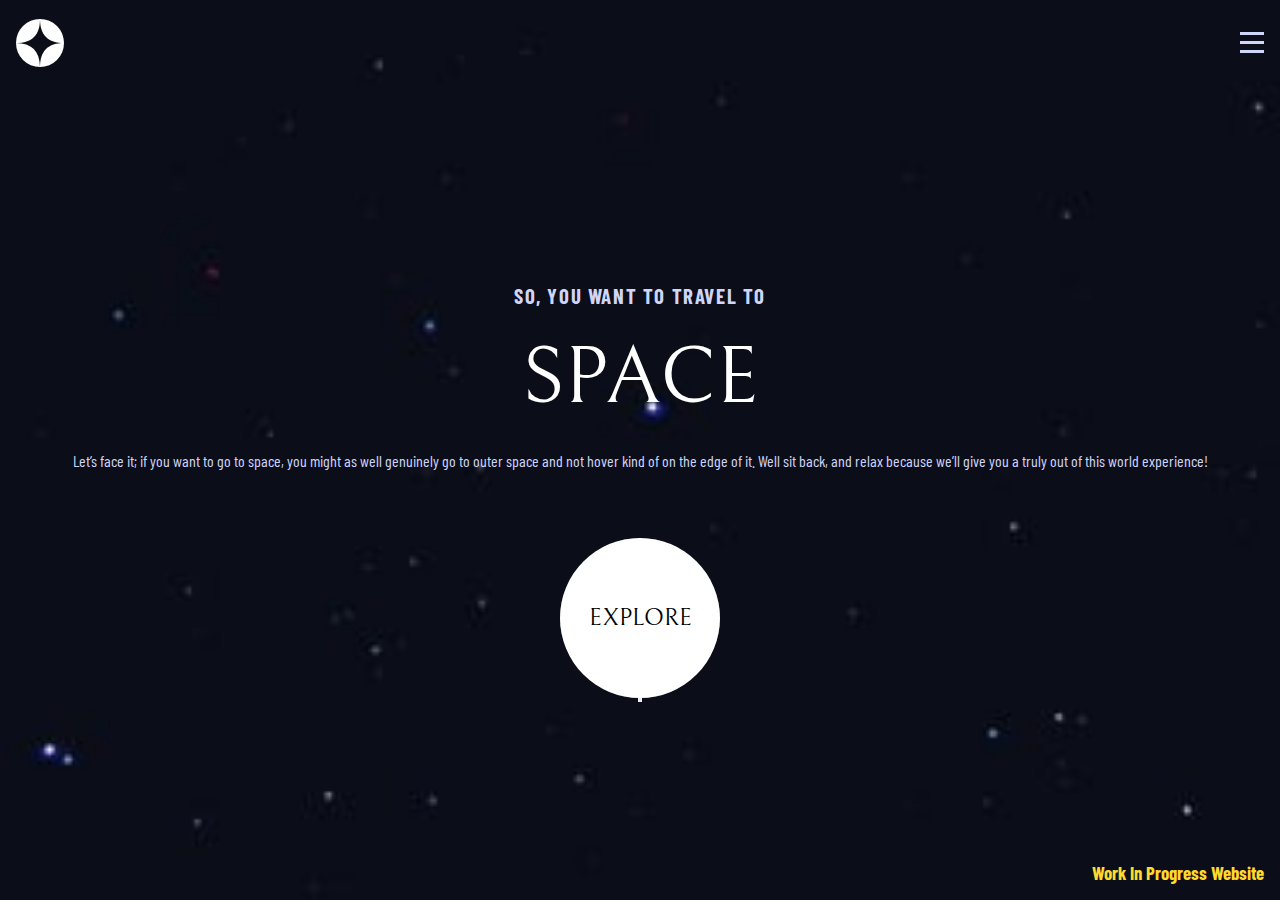
<file: starter-code/index.html>
<!DOCTYPE html>
<html lang="en">
<head>
  <meta charset="UTF-8">
  <meta name="viewport" content="width=device-width, initial-scale=1.0">

  <link rel="icon" type="image/png" sizes="32x32" href="./assets/favicon-32x32.png">
  
  <title>Frontend Mentor | Space tourism website</title>
  <link rel="stylesheet" href="/css/styles.css">
  <script src="./js/scripts.js" defer></script>
  <style>
    body{
    background-image: url(/starter-code/assets/home/background-home-mobile.jpg);
    background-size: cover;
    background-repeat: no-repeat;
}
  </style>
</head>
<body>

  <header>
    <img src="./assets/shared/logo.svg" alt="logo">
    <img src="./assets/shared/icon-hamburger.svg" alt="openMenu" onclick="toggleMenu()">

    <nav id="navMenu" class="navHeader">
      <img class="closeBtn" src="/starter-code/assets/shared/icon-close.svg" alt="closeMenu" onclick="toggleMenu()">
      <ul>
        <li><a href="./index.html"><span class="spanNav">00</span>Home</a></li>
        <li><a href="./destination-moon.html"><span class="spanNav">01</span>Destination</a></li>
        <li><a href="./crew-commander.html"><span class="spanNav">03</span>Crew</a></li>
        <li><a href="./technology-vehicle.html"><span class="spanNav">04</span>Technology</a></li>
      </ul>
    </nav>
    
  </header>

  <main class="container">
    <section class="home">
      <div class="homeText">
        <h5>  So, you want to travel to</h5>
        <h1>Space</h1>
        <p>Let’s face it; if you want to go to space, you might as well genuinely go to 
          outer space and not hover kind of on the edge of it. Well sit back, and relax 
          because we’ll give you a truly out of this world experience!</p>
      </div>
      <a href="/starter-code/destination-moon.html">
        <button class="exploreBtn">Explore<button>
      </a>
    </section> 
    
  </main>

  <div class="workInProgress">
    <h3>Work In Progress Website</h3>
  </div>
</body>
</html>
</file>
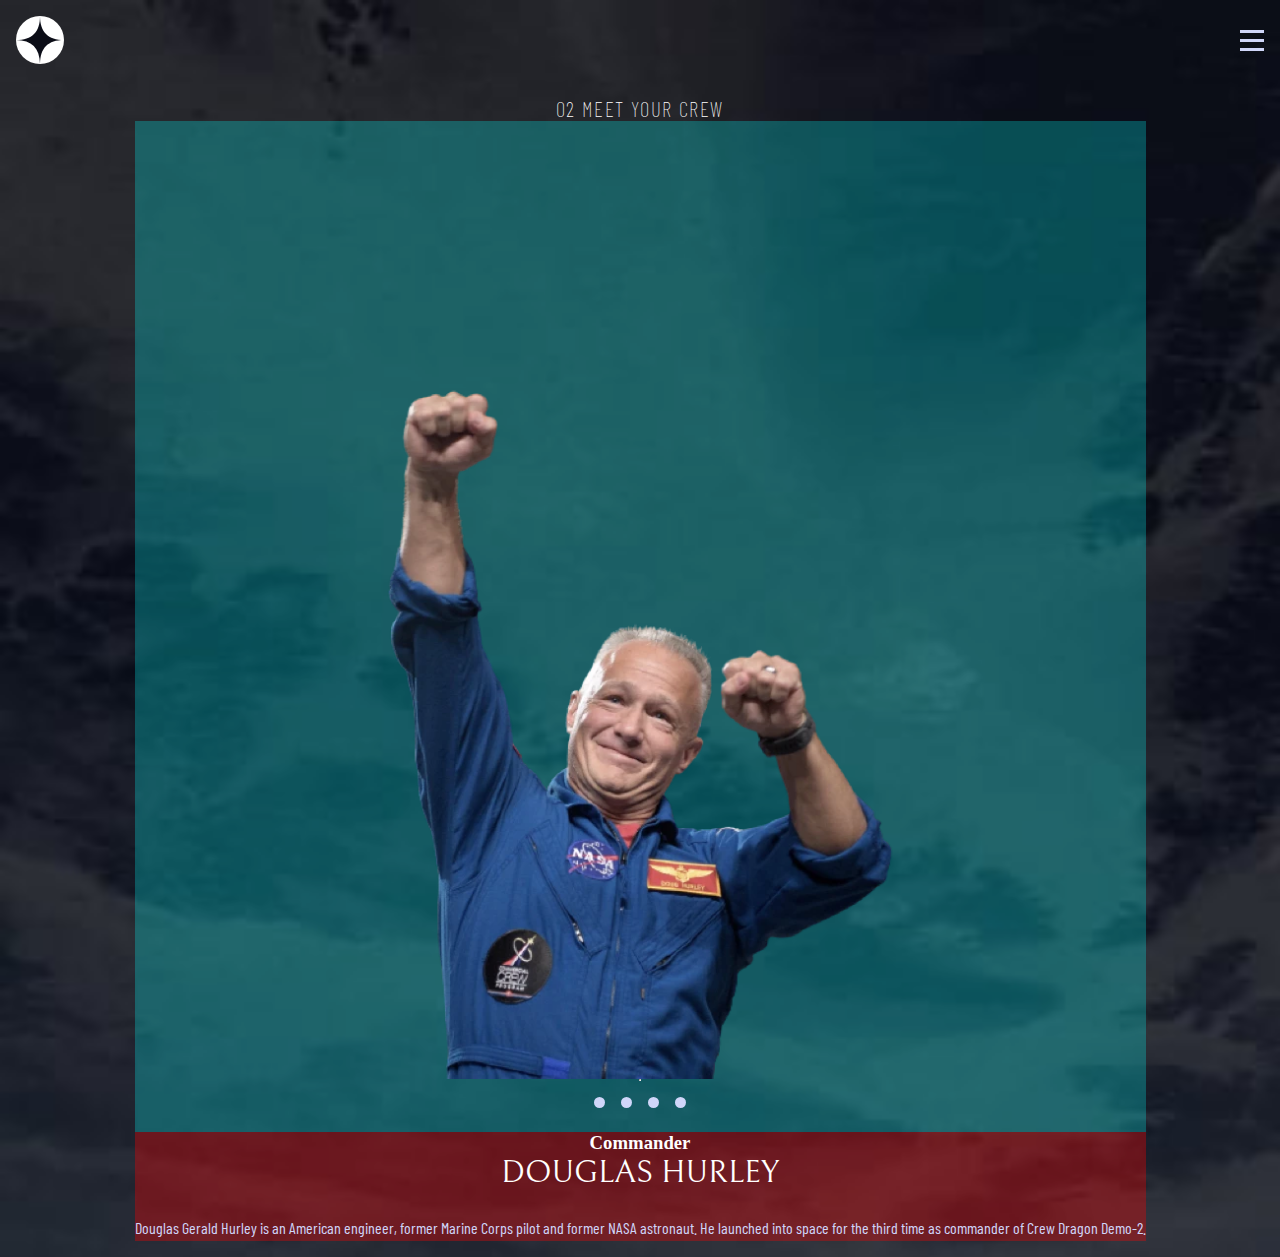
<file: starter-code/crew-commander.html>
<!DOCTYPE html>
<html lang="en">
<head>
  <meta charset="UTF-8">
  <meta name="viewport" content="width=device-width, initial-scale=1.0">

  <link rel="icon" type="image/png" sizes="32x32" href="./assets/favicon-32x32.png">
  
  <title>Frontend Mentor | Space tourism website</title>
  <link rel="stylesheet" href="/css/styles.css">
  <script src="./js/scripts.js" defer></script>
  <style>
    body{
    background-image: url(/starter-code/assets/crew/background-crew-mobile.jpg);
    background-size: cover;
    background-repeat: no-repeat;
}
  </style>
</head>
<body>
  <header>
    <img src="./assets/shared/logo.svg" alt="logo">
    <img src="./assets/shared/icon-hamburger.svg" alt="openMenu" onclick="toggleMenu()">

    <nav id="navMenu" class="navHeader">
      <img class="closeBtn" src="/starter-code/assets/shared/icon-close.svg" alt="closeMenu" onclick="toggleMenu()">
      <ul>
        <li><a href="./index.html"><span class="spanNav">00</span>Home</a></li>
        <li><a href="./destination-moon.html"><span class="spanNav">01</span>Destination</a></li>
        <li><a href="./crew-commander.html"><span class="spanNav">03</span>Crew</a></li>
        <li><a href="./technology-vehicle.html"><span class="spanNav">04</span>Technology</a></li>
      </ul>
    </nav>
    
  </header>

  <main class="container">
    <section class="crew">
      <h5><span>02</span> Meet your crew</h5>
      
      <nav class="navCrew">
        <img id="imageCrew" src="/starter-code/assets/crew/image-douglas-hurley.webp" alt="Commander">
        <hr>
        <div class="dots">
          <div class="dot" id="Commander"></div>
          <div class="dot" id="Mission Specialist"></div>
          <div class="dot" id="Pilot"></div>
          <div class="dot" id="Flight Engineer"></div>
        </div>
      </nav>
      <div class="destinationText">
        <h3 id="role" >Commander</h3>
        <h1 id="name">Douglas Hurley</h1>
        <p id="bio">Douglas Gerald Hurley is an American engineer, former Marine Corps pilot 
          and former NASA astronaut. He launched into space for the third time as 
          commander of Crew Dragon Demo-2.</p>
      </div>
    
    </section> 
  </main>
  
</body>
</html>
</file>
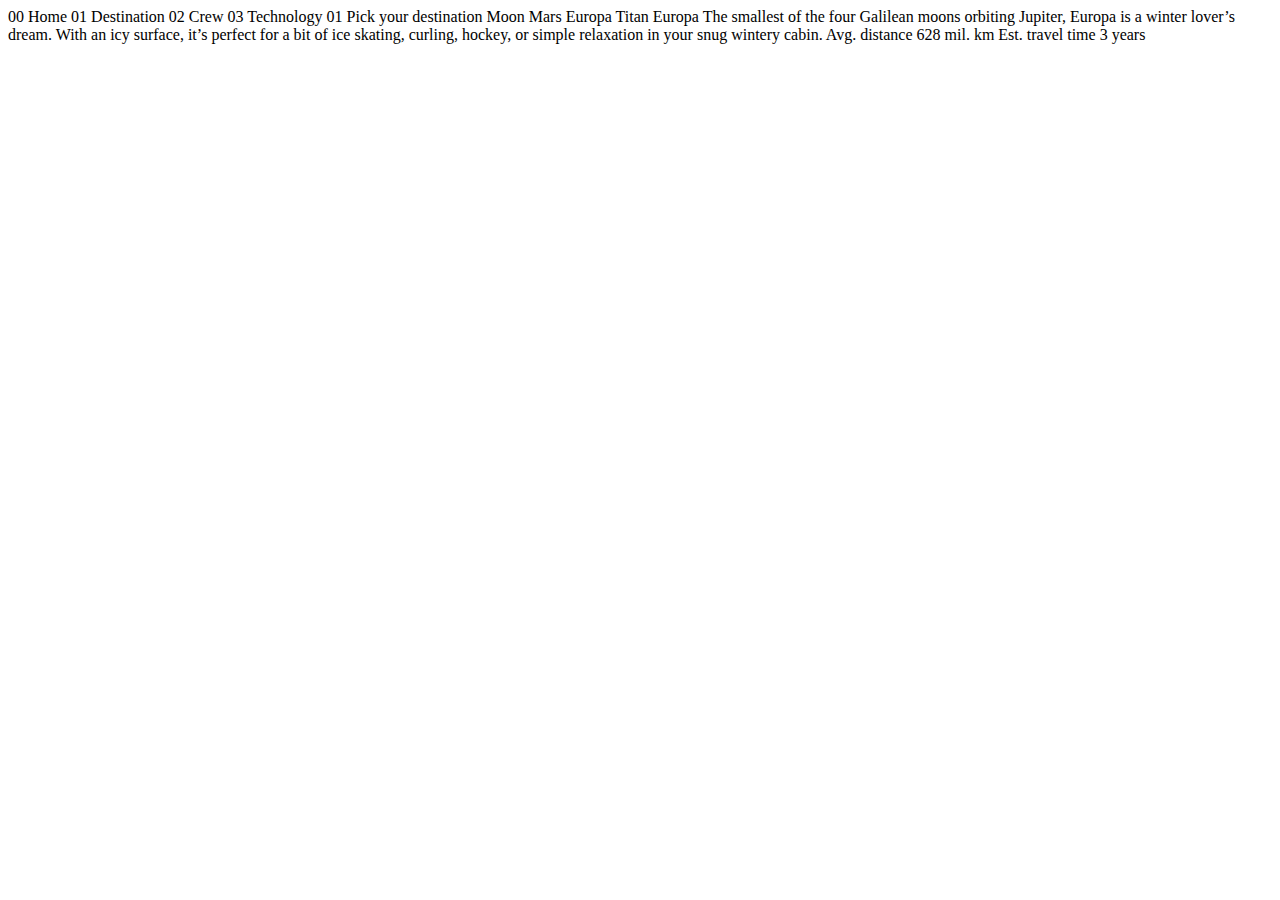
<file: starter-code/destination-europa.html>
<!DOCTYPE html>
<html lang="en">
<head>
  <meta charset="UTF-8">
  <meta name="viewport" content="width=device-width, initial-scale=1.0">

  <link rel="icon" type="image/png" sizes="32x32" href="./assets/favicon-32x32.png">
  
  <title>Frontend Mentor | Space tourism website</title>
</head>
<body>

  00 Home
  01 Destination
  02 Crew
  03 Technology

  01 Pick your destination

  Moon
  Mars
  Europa
  Titan

  Europa

  The smallest of the four Galilean moons orbiting Jupiter, Europa is a 
  winter lover’s dream. With an icy surface, it’s perfect for a bit of 
  ice skating, curling, hockey, or simple relaxation in your snug 
  wintery cabin.

  Avg. distance
  628 mil. km

  Est. travel time
  3 years
</body>
</html>
</file>
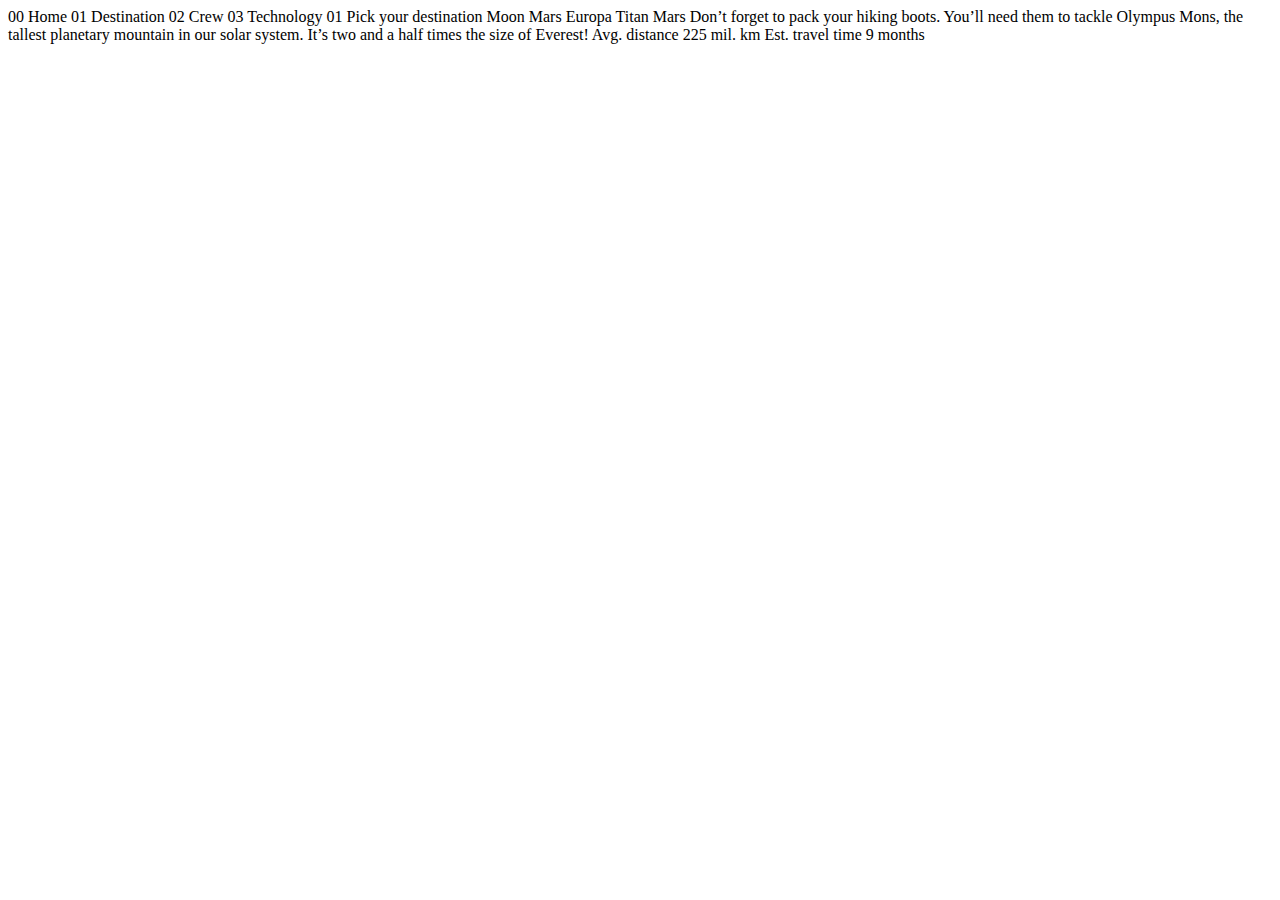
<file: starter-code/destination-mars.html>
<!DOCTYPE html>
<html lang="en">
<head>
  <meta charset="UTF-8">
  <meta name="viewport" content="width=device-width, initial-scale=1.0">

  <link rel="icon" type="image/png" sizes="32x32" href="./assets/favicon-32x32.png">
  
  <title>Frontend Mentor | Space tourism website</title>
</head>
<body>

  00 Home
  01 Destination
  02 Crew
  03 Technology

  01 Pick your destination

  Moon
  Mars
  Europa
  Titan

  Mars

  Don’t forget to pack your hiking boots. You’ll need them to tackle Olympus Mons, 
  the tallest planetary mountain in our solar system. It’s two and a half times 
  the size of Everest!

  Avg. distance
  225 mil. km

  Est. travel time
  9 months
</body>
</html>
</file>
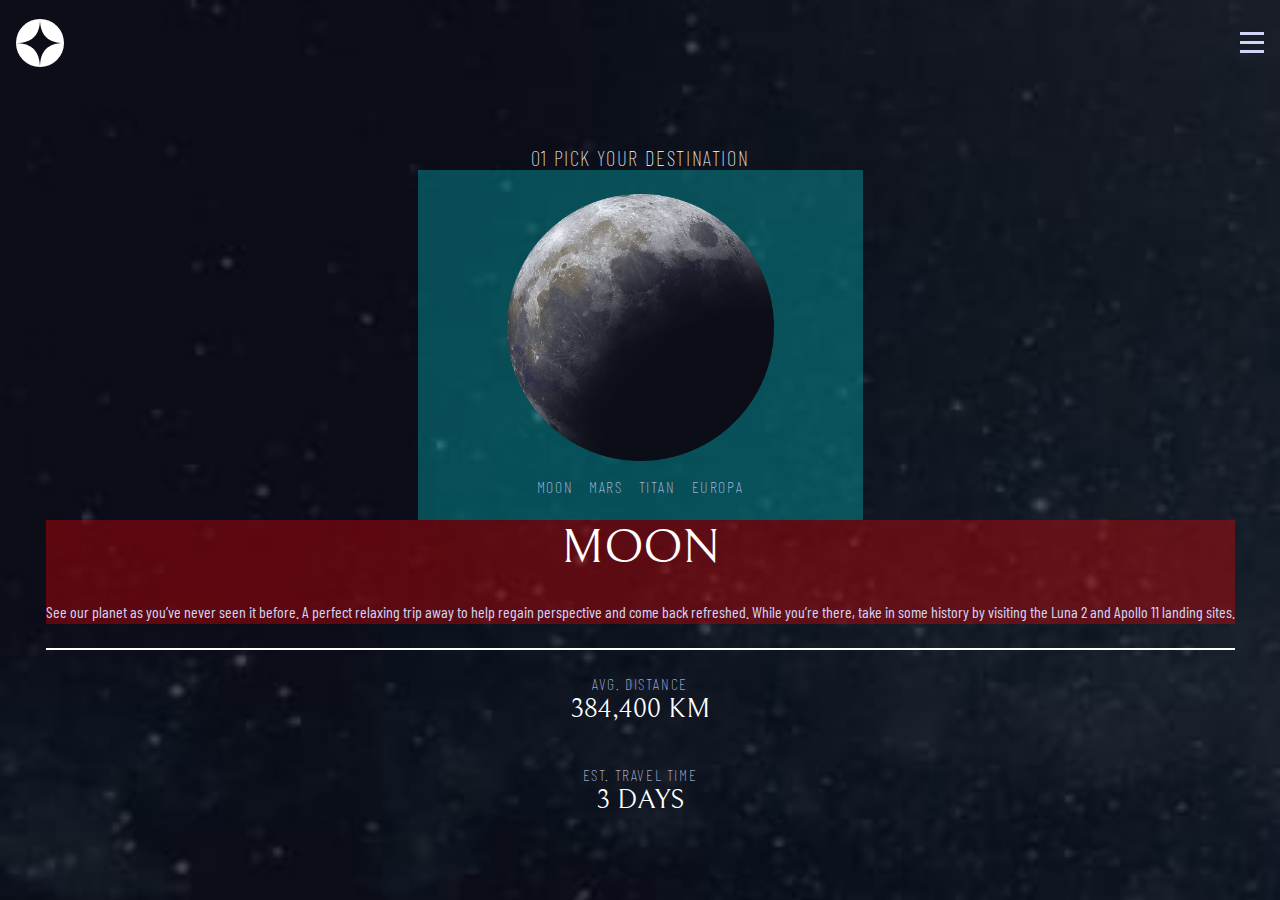
<file: starter-code/destination-moon.html>
<!DOCTYPE html>
<html lang="en">
<head>
  <meta charset="UTF-8">
  <meta name="viewport" content="width=device-width, initial-scale=1.0">

  <link rel="icon" type="image/png" sizes="32x32" href="./assets/favicon-32x32.png">
  
  <title>Frontend Mentor | Space tourism website</title>
  <link rel="stylesheet" href="/css/styles.css">
  <script src="./js/scripts.js" defer></script>
  <style>
    body{
    background-image: url(/starter-code/assets/destination/background-destination-mobile.jpg);
    background-size: cover;
    background-repeat: no-repeat;
}
  </style>
</head>
<body>
  <header>
    <img src="./assets/shared/logo.svg" alt="logo" onclick="debugMoon()">
    <img src="./assets/shared/icon-hamburger.svg" alt="openMenu" onclick="toggleMenu()">

    <nav id="navMenu" class="navHeader">
      <img class="closeBtn" src="/starter-code/assets/shared/icon-close.svg" alt="closeMenu" onclick="toggleMenu()">
      <ul>
        <li><a href="./index.html"><span class="spanNav">00</span>Home</a></li>
        <li><a href="./destination-moon.html"><span class="spanNav">01</span>Destination</a></li>
        <li><a href="./crew-commander.html"><span class="spanNav">03</span>Crew</a></li>
        <li><a href="./technology-vehicle.html"><span class="spanNav">04</span>Technology</a></li>
      </ul>
    </nav>
    
  </header>

  <main class="container">
    <section class="destination">
      <h5><span>01</span> Pick your destination</h5>
      
      <nav class="navDestination">
        <img id="destinationImage" class="in" src="/starter-code/assets/destination/image-moon.png" alt="Moon">
        <ul>
          <li><a href="#">Moon</a></li>
          <li><a href="#">Mars</a></li>
          <li><a href="#">Titan</a></li>
          <li><a href="#">Europa</a></li>
        </ul>
      </nav>
      <div class="destinationText">
        <h1>Moon</h1>
        <p>See our planet as you’ve never seen it before. A perfect relaxing trip away to help 
          regain perspective and come back refreshed. While you’re there, take in some history 
          by visiting the Luna 2 and Apollo 11 landing sites.</p>
      </div>
      <hr>
      <div class="travelInfo">
        <div class="distance">
          <h5>Avg. distance</h5>
          <h3>384,400 km</h3>
        </div>
        <div class="time">
          <h5>Est. travel time</h5>
          <h3> 3 days</h3>
        </div>
      </div>
    </section> 
    
  </main>

</body>
</html>
</file>
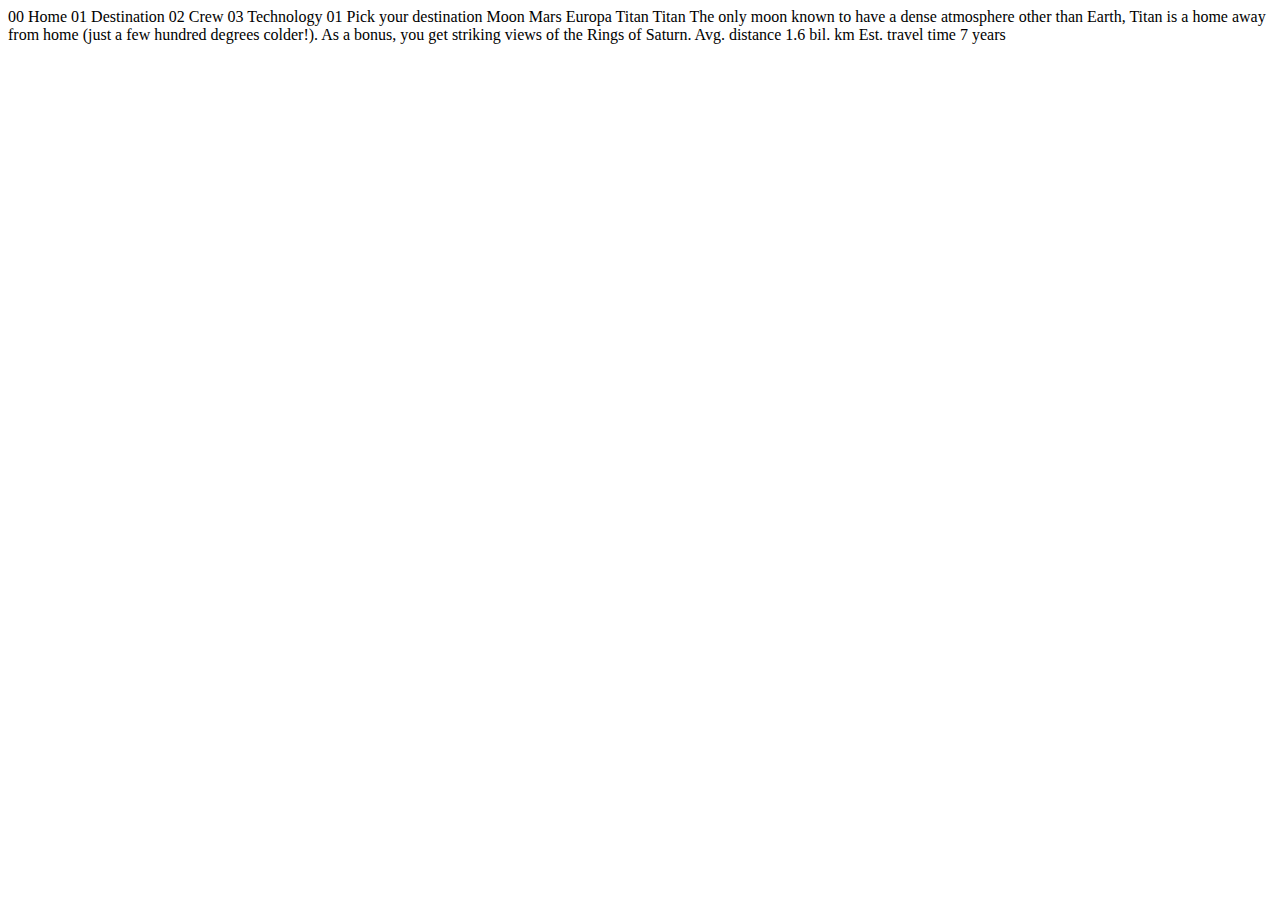
<file: starter-code/destination-titan.html>
<!DOCTYPE html>
<html lang="en">
<head>
  <meta charset="UTF-8">
  <meta name="viewport" content="width=device-width, initial-scale=1.0">

  <link rel="icon" type="image/png" sizes="32x32" href="./assets/favicon-32x32.png">
  
  <title>Frontend Mentor | Space tourism website</title>
</head>
<body>

  00 Home
  01 Destination
  02 Crew
  03 Technology

  01 Pick your destination

  Moon
  Mars
  Europa
  Titan

  Titan

  The only moon known to have a dense atmosphere other than Earth, Titan 
  is a home away from home (just a few hundred degrees colder!). As a 
  bonus, you get striking views of the Rings of Saturn.

  Avg. distance
  1.6 bil. km

  Est. travel time
  7 years
</body>
</html>
</file>
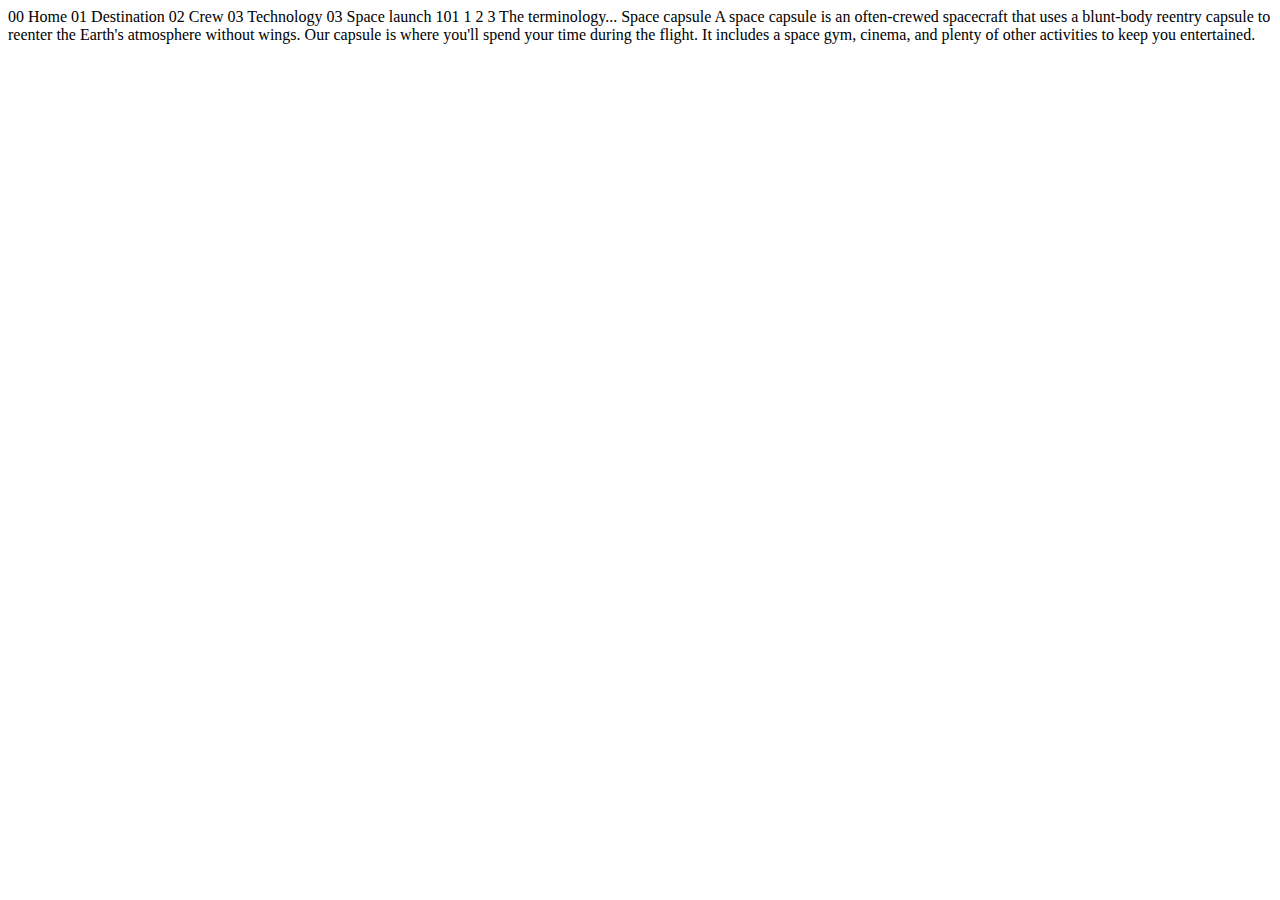
<file: starter-code/technology-capsule.html>
<!DOCTYPE html>
<html lang="en">
<head>
  <meta charset="UTF-8">
  <meta name="viewport" content="width=device-width, initial-scale=1.0">

  <link rel="icon" type="image/png" sizes="32x32" href="./assets/favicon-32x32.png">
  
  <title>Frontend Mentor | Space tourism website</title>
</head>
<body>

  00 Home
  01 Destination
  02 Crew
  03 Technology

  03 Space launch 101

  1
  2
  3

  The terminology...
  Space capsule

  A space capsule is an often-crewed spacecraft that uses a blunt-body reentry 
  capsule to reenter the Earth's atmosphere without wings. Our capsule is where 
  you'll spend your time during the flight. It includes a space gym, cinema, 
  and plenty of other activities to keep you entertained.
</body>
</html>
</file>
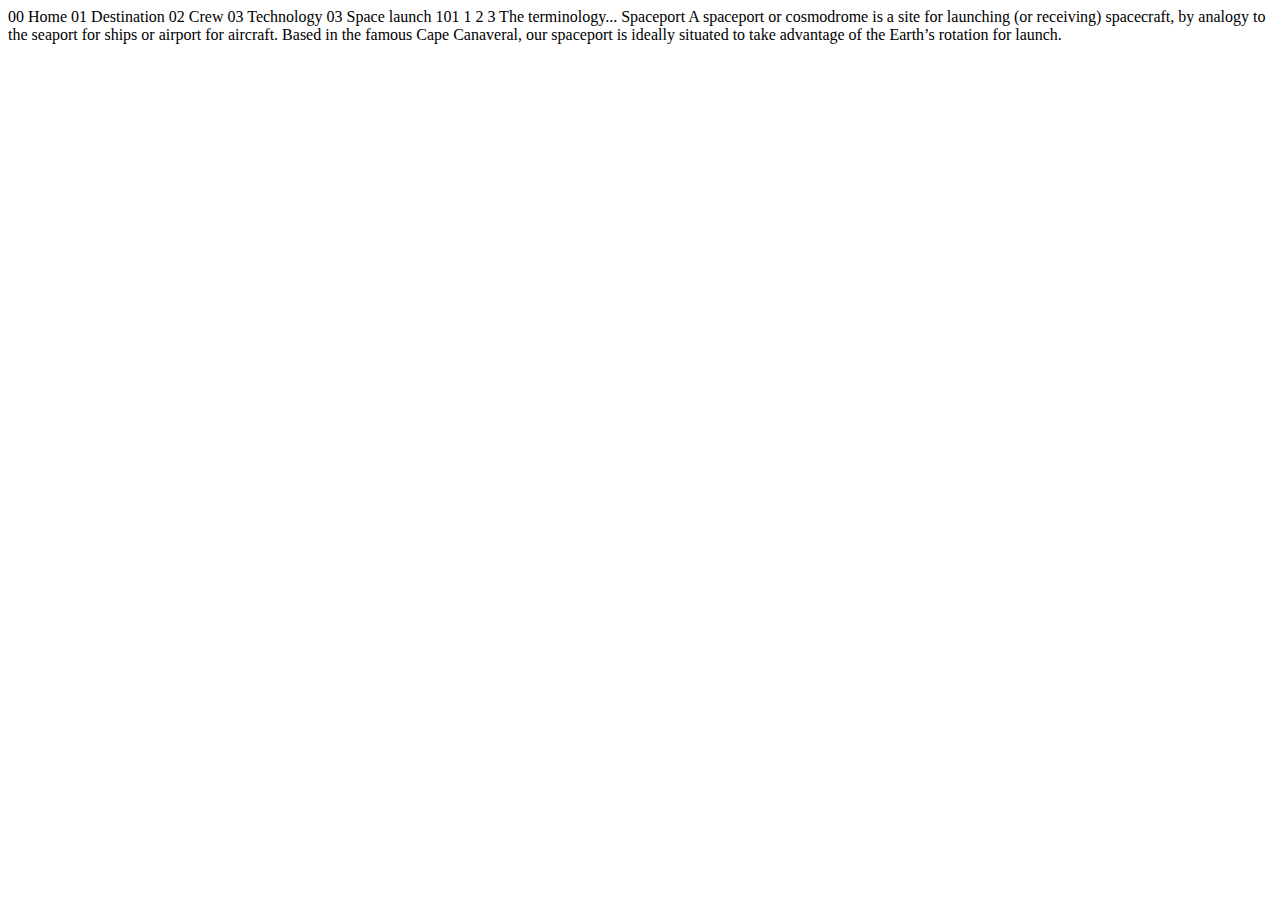
<file: starter-code/technology-spaceport.html>
<!DOCTYPE html>
<html lang="en">
<head>
  <meta charset="UTF-8">
  <meta name="viewport" content="width=device-width, initial-scale=1.0">

  <link rel="icon" type="image/png" sizes="32x32" href="./assets/favicon-32x32.png">
  
  <title>Frontend Mentor | Space tourism website</title>
</head>
<body>

  00 Home
  01 Destination
  02 Crew
  03 Technology

  03 Space launch 101

  1
  2
  3

  The terminology...
  Spaceport

  A spaceport or cosmodrome is a site for launching (or receiving) spacecraft, 
  by analogy to the seaport for ships or airport for aircraft. Based in the 
  famous Cape Canaveral, our spaceport is ideally situated to take advantage 
  of the Earth’s rotation for launch.
</body>
</html>
</file>
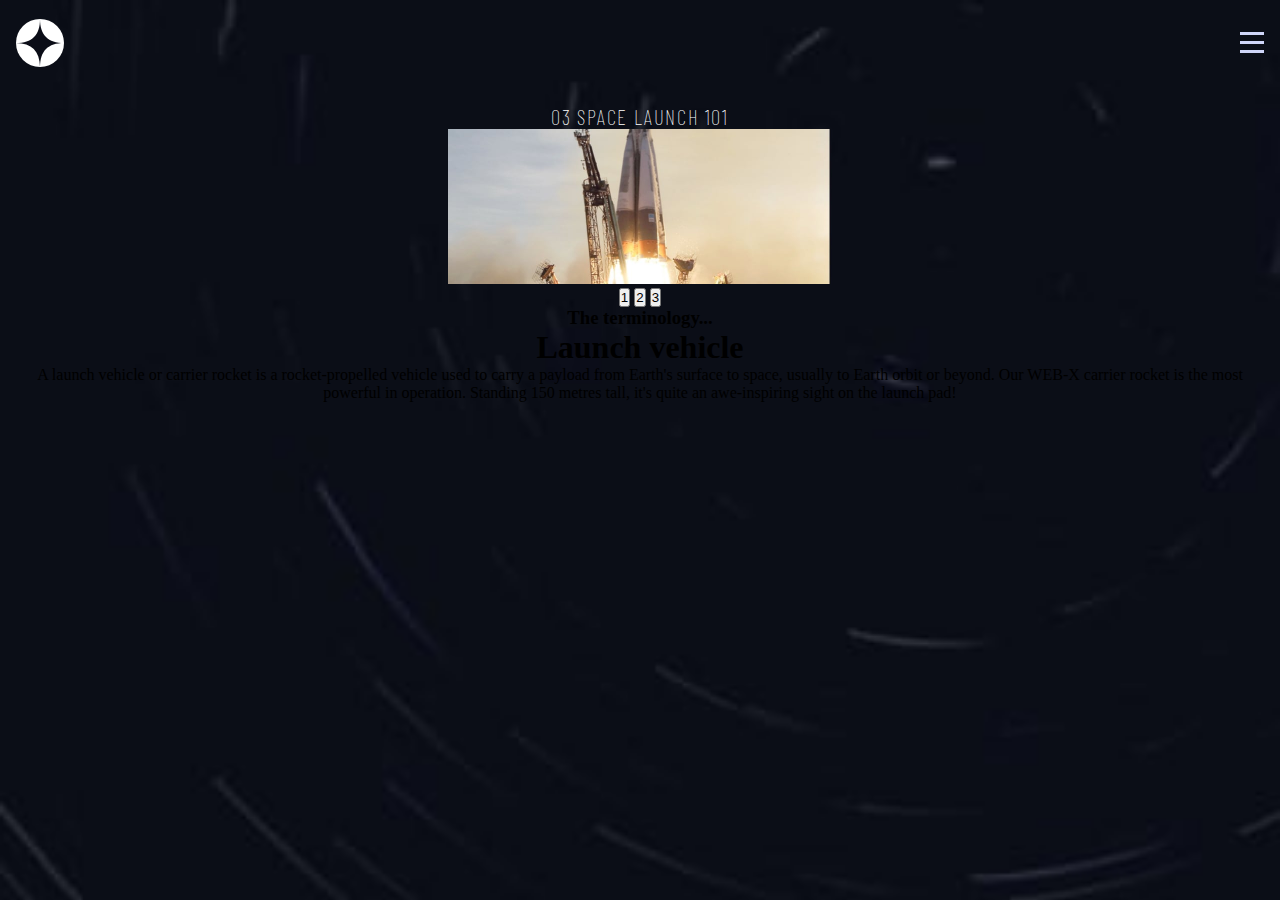
<file: starter-code/technology-vehicle.html>
<!DOCTYPE html>
<html lang="en">
<head>
  <meta charset="UTF-8">
  <meta name="viewport" content="width=device-width, initial-scale=1.0">

  <link rel="icon" type="image/png" sizes="32x32" href="./assets/favicon-32x32.png">
  
  <title>Frontend Mentor | Space tourism website</title>
  <link rel="stylesheet" href="/css/styles.css">
  <script src="./js/scripts.js" defer></script>
  <style>
    body{
    background-image: url(/starter-code/assets/technology/background-technology-mobile.jpg);
    background-size: cover;
    background-repeat: no-repeat;
}
  </style>
</head>
<body>
  <header>
    <img src="./assets/shared/logo.svg" alt="logo">
    <img src="./assets/shared/icon-hamburger.svg" alt="openMenu" onclick="toggleMenu()">

    <nav id="navMenu" class="navHeader">
      <img class="closeBtn" src="/starter-code/assets/shared/icon-close.svg" alt="closeMenu" onclick="toggleMenu()">
      <ul>
        <li><a href="./index.html"><span class="spanNav">00</span>Home</a></li>
        <li><a href="./destination-moon.html"><span class="spanNav">01</span>Destination</a></li>
        <li><a href="./crew-commander.html"><span class="spanNav">03</span>Crew</a></li>
        <li><a href="./technology-vehicle.html"><span class="spanNav">04</span>Technology</a></li>
      </ul>
    </nav>
    
  </header>

  <main class="container">
    <section class="crew">
      <h5><span>03</span> Space launch 101</h5>
      
      <nav class="navTech">
        <img src="/starter-code/assets/technology/image-launch-vehicle-landscape.jpg" alt="lauch rocket">
        
        <div class="techBtns">
          <button>1</button>
          <button>2</button>
          <button>3</button>
        </div>
      </nav>
      <div class="techText">
        <h3>The terminology...</h3>
        <h1>Launch vehicle</h1>
        <p>A launch vehicle or carrier rocket is a rocket-propelled       vehicle used to carry a 
        payload from Earth's surface to space, usually to Earth orbit or beyond. Our 
        WEB-X carrier rocket is the most powerful in operation. Standing 150 metres tall, 
        it's quite an awe-inspiring sight on the launch pad!
        </p>
      </div>
    
    </section> 
  </main>

  
</body>
</html>
</file>
<file: css/styles.css>
@import url('https://fonts.googleapis.com/css2?family=Barlow+Condensed:wght@300;400;700&family=Bellefair&display=swap');
:root{

    --very-dark-blue:#0B0D17;
    --baby-blue:#D0D6F9;
    --white:#ffff;


    --h1size:150px;
    --h2size:100px;
    --h3size:56px;
    --h4size:32px;
    --h5size:28px;
    --h5space:4.75;

    --subh1size:28px;
    --subh2size:14px;
    --subh2space:2.35;
    --navtext:16px;
    --navtextspace:2.7;
    --textsize:18px;
}

*{
    margin: 0;
    padding: 0;
    box-sizing: border-box;
    list-style: none;
    text-decoration: none;
    color: inherit;
}

body{
    min-height: 100vh;
    display: grid;
    place-items: center;
    /* background-image: url(/starter-code/assets/home/background-home-mobile.jpg);
    background-image: url(/starter-code/assets/destination/background-destination-mobile.jpg);
    background-size: cover;
    background-repeat: no-repeat; */
}

header{
    display: flex;
    align-items: center;
    justify-content: space-between;
    width: 100%;
    max-height: 10vh;
    background-color: #d0d6f900;
    padding: 1rem;
    position: relative;
    top: 0;
}

.navHeader{
    background: rgba(255, 255, 255, 0);
    backdrop-filter: blur( 17px );
    padding: 1rem;
    position: absolute;
    color: white;
    top: 0;
    right: -100%;
    width: 67.7%;
    height: 100vh;
    transition: .3s;
    z-index: 100;
    display: none;
}
 .navHeader.active{
    right: 0;
    display: block;
 }


.navHeader ul{
    display: flex;
    flex-direction: column;
    gap: 2rem;
    margin-top: 7.7rem;
}

.navHeader ul li a{
    display: flex;
    flex-direction: row;
    gap: .5rem;
    font-size: 1.3rem;
    font-family: 'Barlow Condensed', sans-serif;
    text-transform: uppercase;
    font-weight: lighter;
}

.spanNav{
    font-weight: 600;
}

.closeBtn{
    position: absolute;
    top: 1.5rem;
    right: 1rem;
}


.home{
    display: flex;
    align-items: center;
    justify-content: center;
    flex-direction: column;
    text-align: center;
    padding: 1rem;
    position: relative;
    min-height: 90vh;
}

.homeText{
    background-color: rgba(238, 130, 238, 0);

}

.homeText h1{
    font-family: 'Bellefair', serif;
    font-size: 5rem;
    text-transform: uppercase;
    color: white;
    margin: 1.5rem 0;
    font-weight: lighter;
}

.homeText h5{
    font-size: 1.3rem;
    font-family: 'Barlow Condensed', sans-serif;
    text-transform: uppercase;
    letter-spacing: .1rem;
    color: var(--baby-blue);
}

.homeText p{
    font-size: 1rem;
    font-family: 'Barlow Condensed', sans-serif;
    color: var(--baby-blue);
    text-align: center;
    line-height: 1.6rem;
}

.exploreBtn{
    width: 10rem;
    aspect-ratio: 1/1;
    border-radius: 50%;
    border: none;
    font-family: 'Bellefair', serif;
    font-size: 1.5rem;
    text-transform: uppercase;
    margin-top: 4rem;
    background-color: rgb(255, 255, 255);
    position: relative;

}

.exploreBtn::before{
    content: "";
    width: 10rem;
    aspect-ratio: 1/1;
    border-radius: inherit;
    background-color: rgba(255, 255, 255, 0.274);
    top: 0%;
    left: 0%;
    position: absolute;
    z-index: -1;
    transition: .3s ease;
}

.exploreBtn:hover::before{
    transform: scale(1.64);
}


.destination{
    display: flex;
    align-items: center;
    justify-content: center;
    flex-direction: column;
    text-align: center;
    padding: 1rem;
    position: relative;
    min-height: 90vh;
}

.destination h5{
    color: white;
    font-size: 1.3rem;
    font-family: 'Barlow Condensed', sans-serif;
    text-transform: uppercase;
    letter-spacing: .1rem;
    font-weight: lighter;
}

.destination img{
    width: 60%;
    margin-bottom: 1rem;
    
}

.destination img.in{
    animation: inDestination 1s reverse forwards;
}
.destination img.out{
    animation: outDestination 1s reverse forwards;
}

@keyframes inDestination{
    0%{
        opacity: 0;
        transform: translate(200px,-50px)scale(.1);
    }
    100%{
        opacity: 1;
    }
}

@keyframes outDestination{
    0%{
        opacity: 1;
    }
    100%{
        opacity: 0;
        transform: translate(-300px,150px)scale(3);
    }
}

.navDestination{
    padding: 1.5rem 0;
    font-family: 'Barlow Condensed', sans-serif;
    color: var(--baby-blue);
    font-weight: lighter;
    letter-spacing: .1rem;
    display: flex;
    flex-direction: column;
    align-items: center;
    background-color: rgba(0, 255, 255, 0.267);
    text-transform: uppercase;
}

.navDestination ul{
    display: flex;
    gap: 1rem;
}

.destinationText{
    color: white;
    background-color: rgba(255, 0, 0, 0.336);
}

.destinationText h1{
    font-family: 'Bellefair', serif;
    font-size: 3rem;
    text-transform: uppercase;
    color: white;
    margin-bottom: 1.5rem;
    font-weight: lighter;
}

.destinationText p{
    font-size: 1rem;
    font-family: 'Barlow Condensed', sans-serif;
    color: var(--baby-blue);
    text-align: center;
    line-height: 1.6rem;
}

.destination hr{
    margin: 1.5rem 0;
    width: 100%;
    border: 1px solid white;
}

.travelInfo{
    display: flex;
    flex-direction: column;
    gap: 1rem;
    color: white;
}

.travelInfo h5{
    font-size: 1rem;
    font-family: 'Barlow Condensed', sans-serif;
    color: var(--baby-blue);
    text-align: center;
}

.travelInfo h3{
    font-family: 'Bellefair', serif;
    font-size: 1.7rem;
    text-transform: uppercase;
    color: white;
    margin-bottom: 1.5rem;
    font-weight: lighter;
}
.crew{
    display: flex;
    align-items: center;
    justify-content: start;
    flex-direction: column;
    text-align: center;
    padding: 1rem;
    position: relative;
    min-height: 90vh;
}

.crew h5{
    color: white;
    font-size: 1.3rem;
    font-family: 'Barlow Condensed', sans-serif;
    text-transform: uppercase;
    letter-spacing: .1rem;
    font-weight: lighter;
}

.crew img{
    max-width: 50%;
}

.navCrew{
    padding: 1.5rem 0;
    font-family: 'Barlow Condensed', sans-serif;
    color: var(--baby-blue);
    font-weight: lighter;
    letter-spacing: .1rem;
    display: flex;
    flex-direction: column;
    align-items: center;
    justify-content: end;
    background-color: rgba(0, 255, 255, 0.267);
    text-transform: uppercase;
    width: 100%;
    aspect-ratio: 1/1;
}

.dots{
    margin-top: 1rem;
    display: flex;
    gap: 1rem;
}

.dot{
    width: .7rem;
    aspect-ratio: 1/1;
    background-color: var(--baby-blue);
    border-radius: 50%;
    cursor: pointer;
}

.dot.active{
    background-color: white;
}

.crew h1{
    font-size: 2rem;
}








.workInProgress{
    color: rgb(255, 217, 46);
    font-family: 'Barlow Condensed', sans-serif;
    position: absolute;

    bottom: 1rem;
    right: 1rem;
}

.hide{
    display: none;
}
</file>
